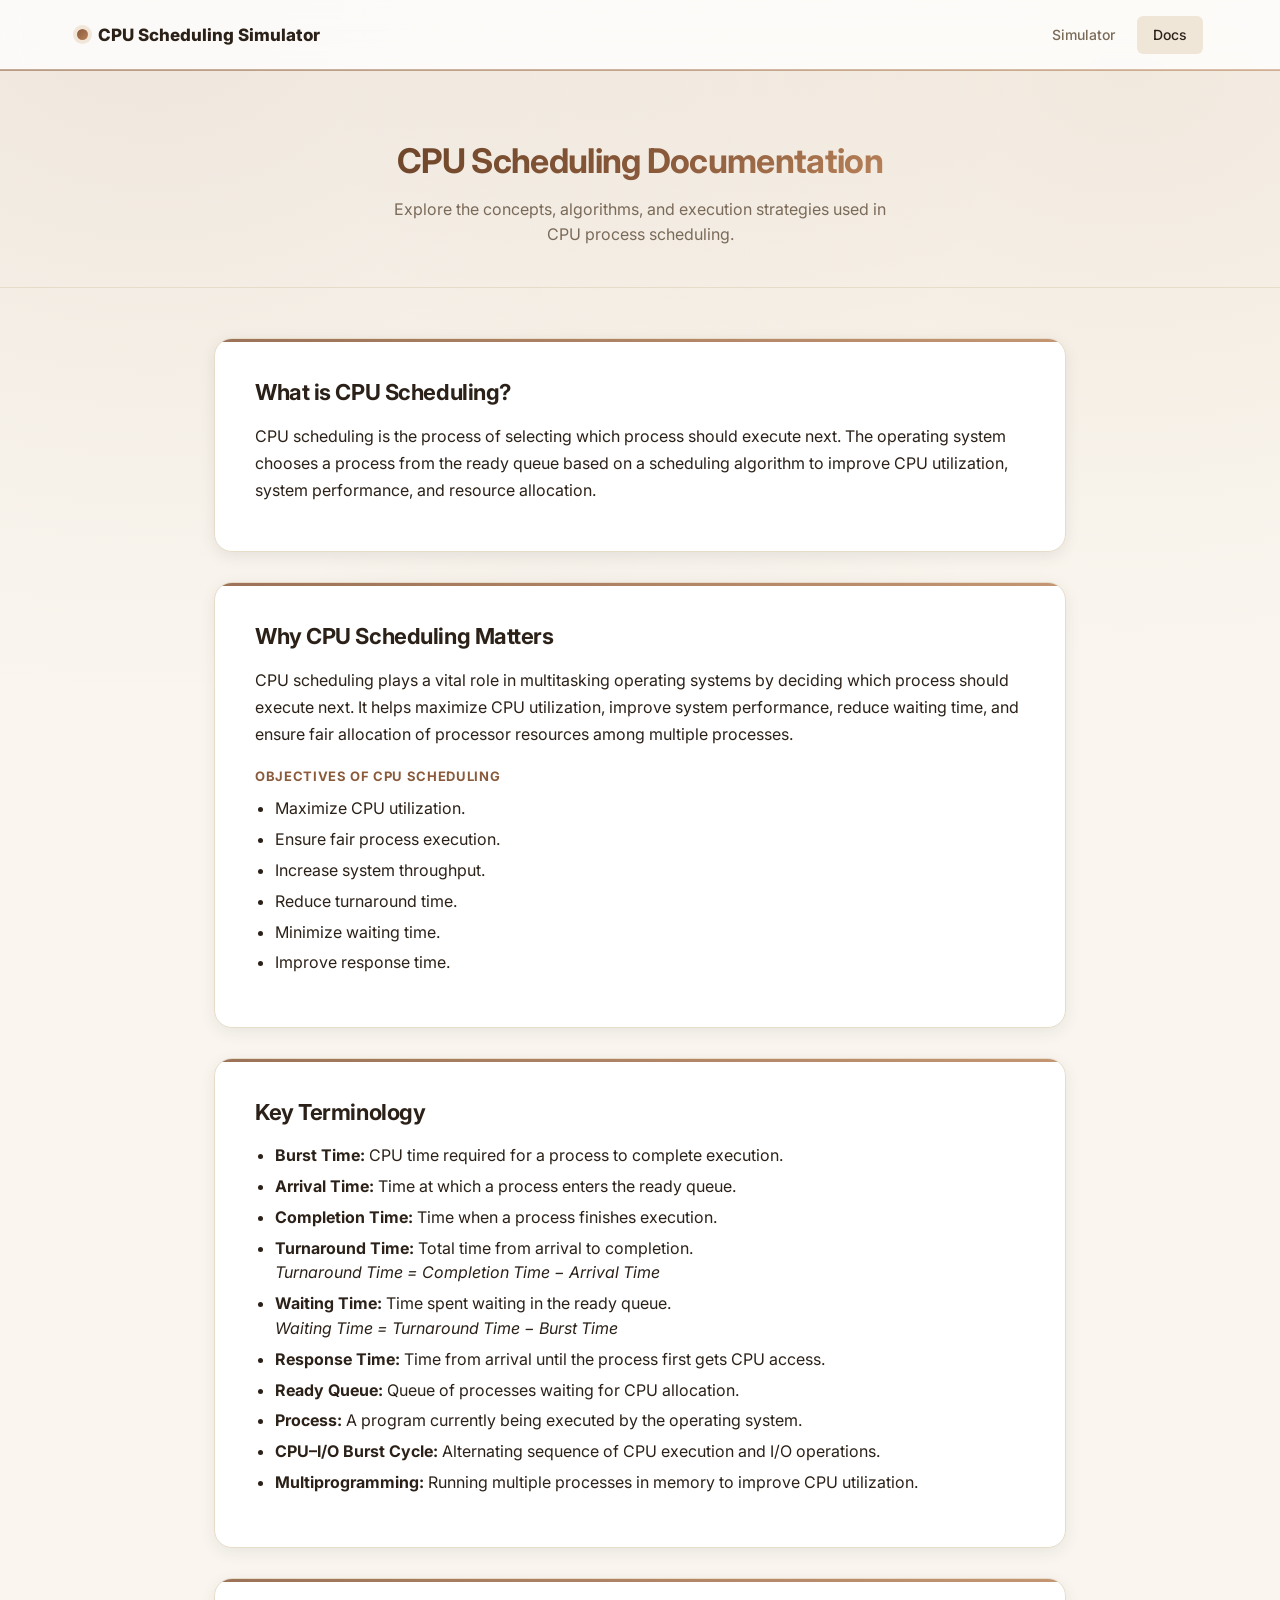
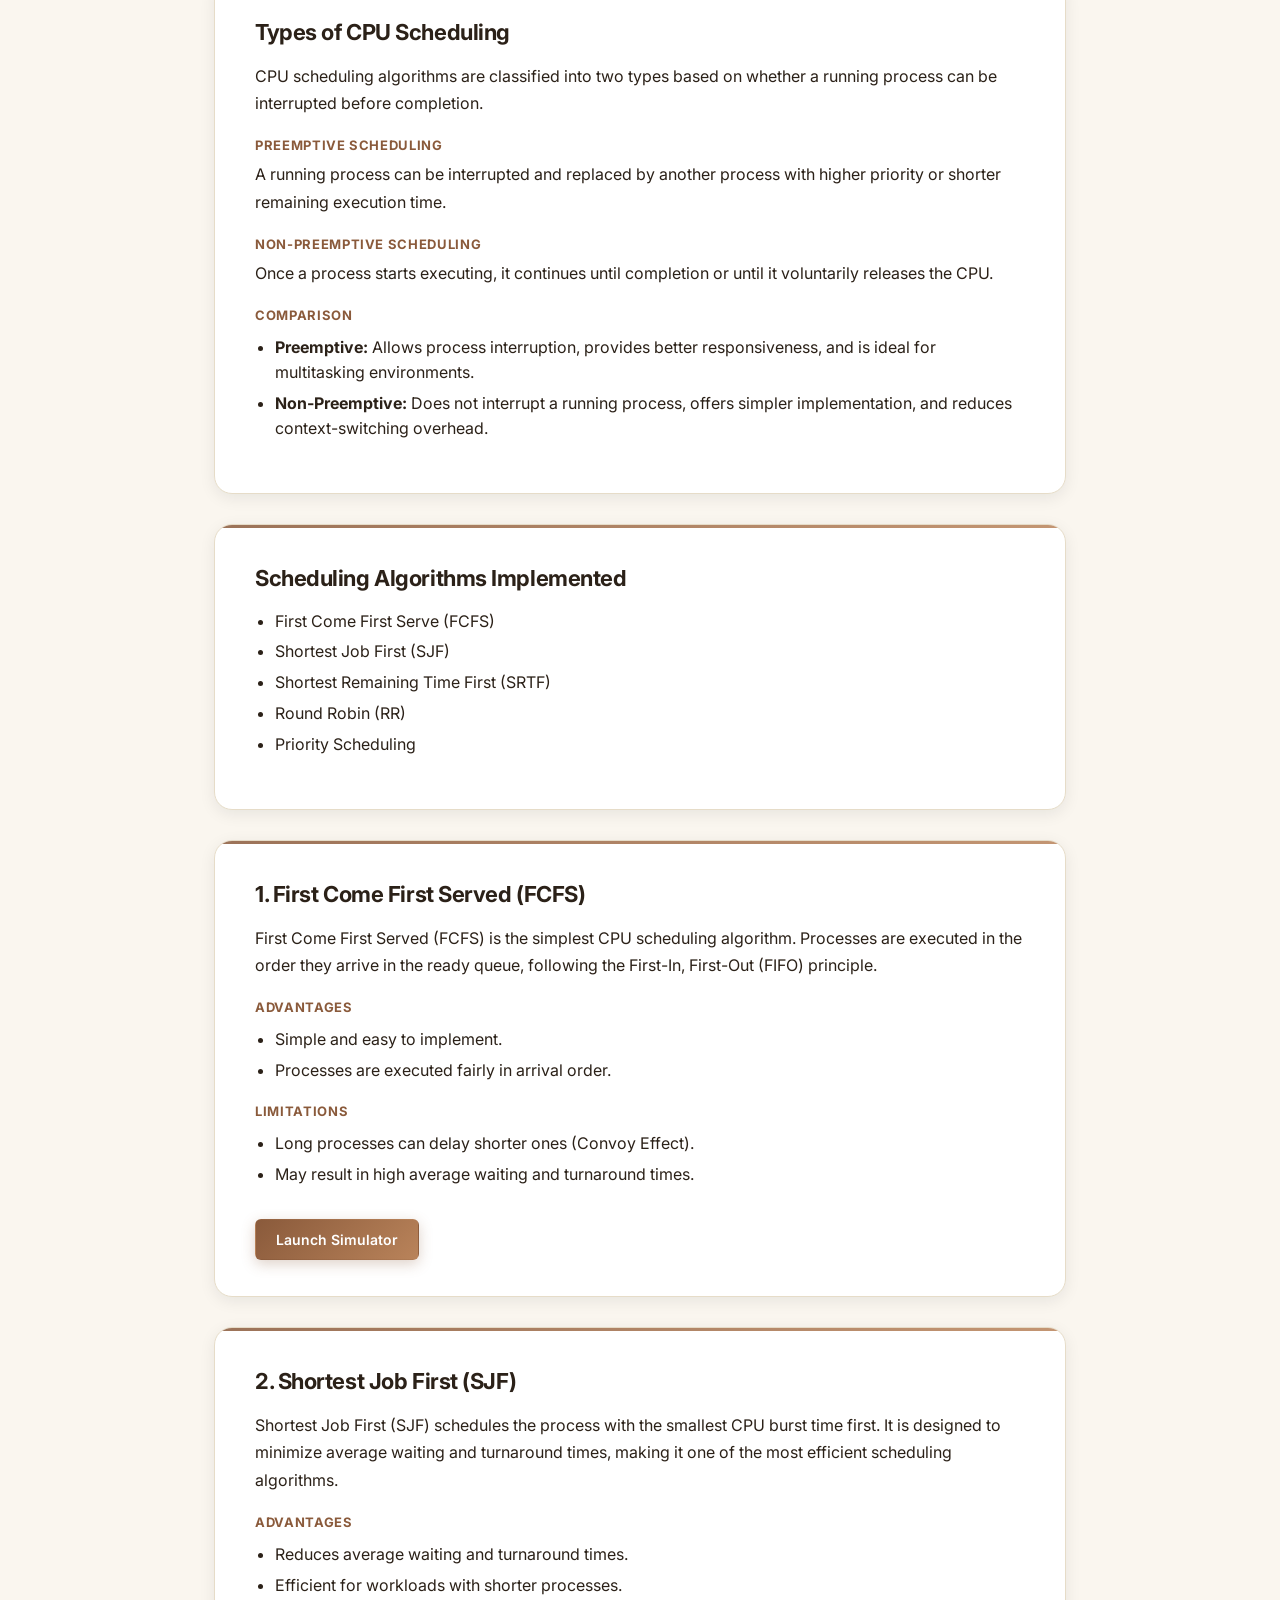
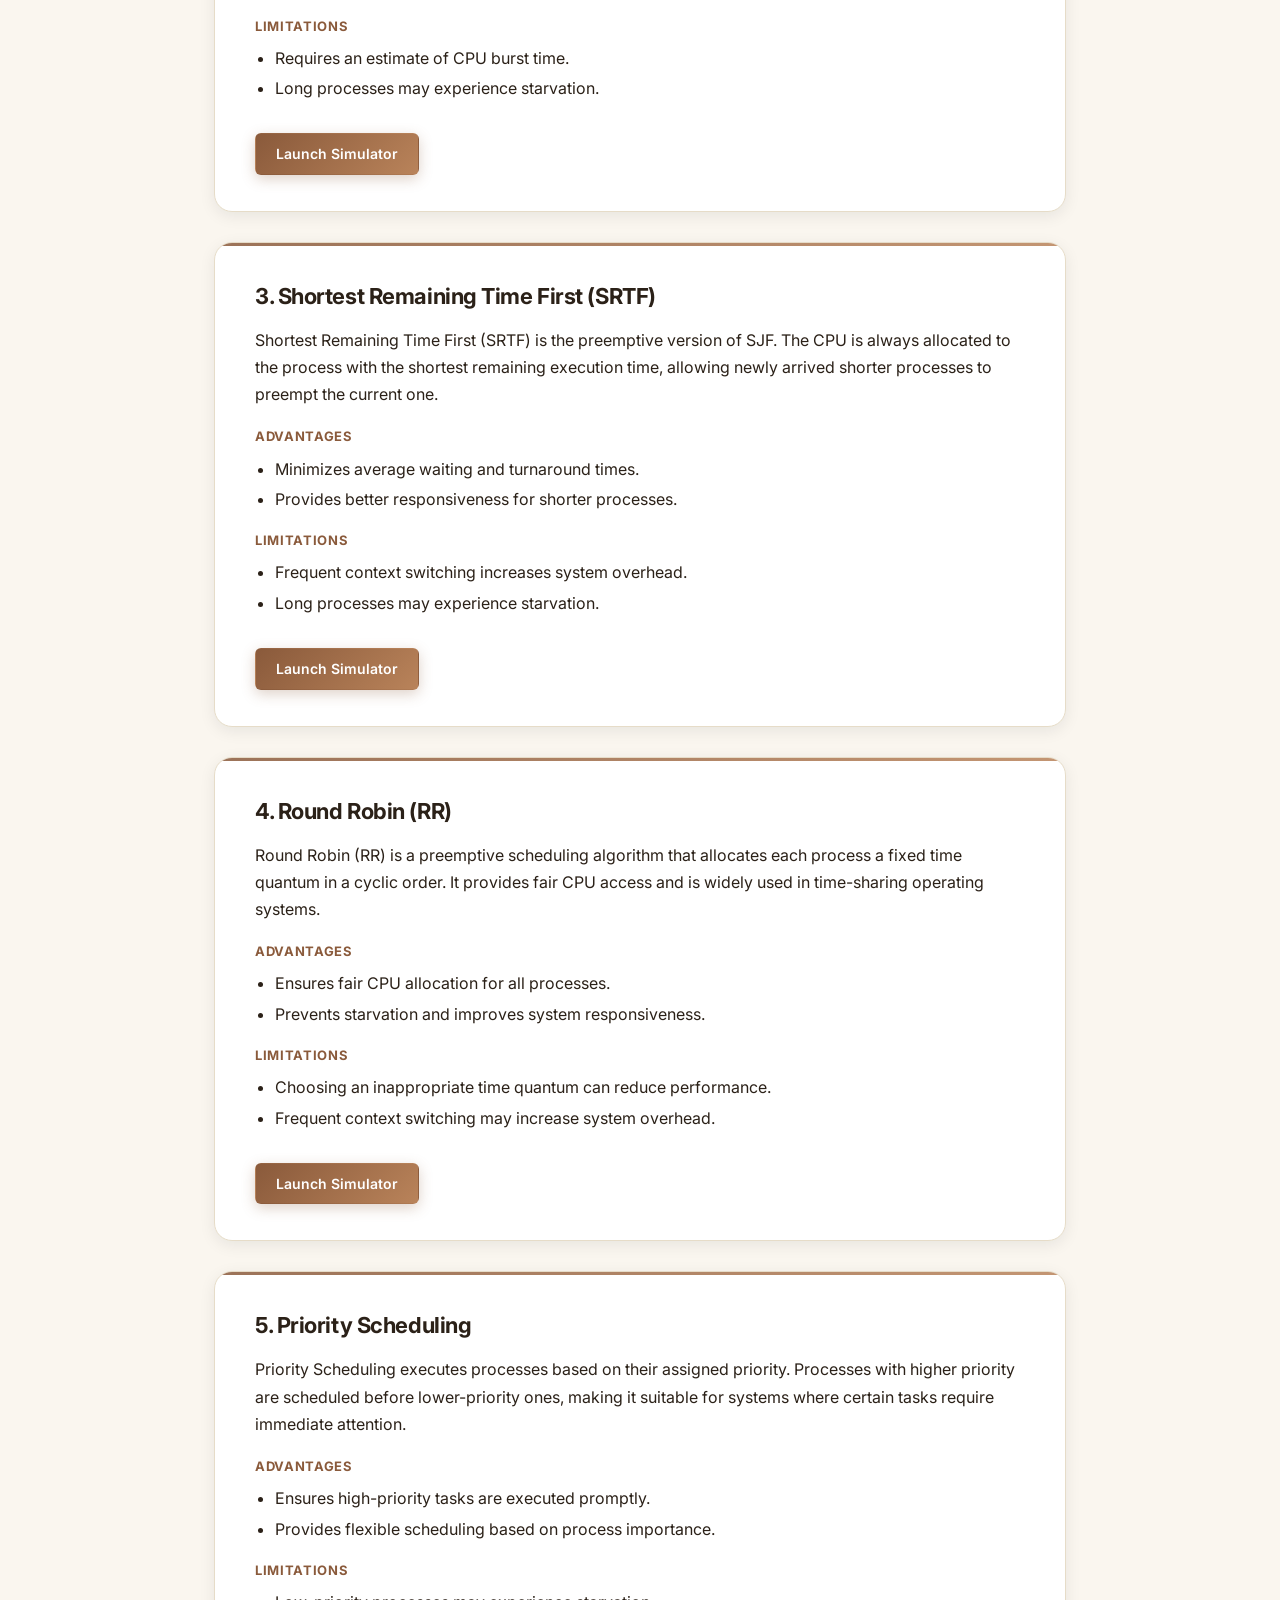
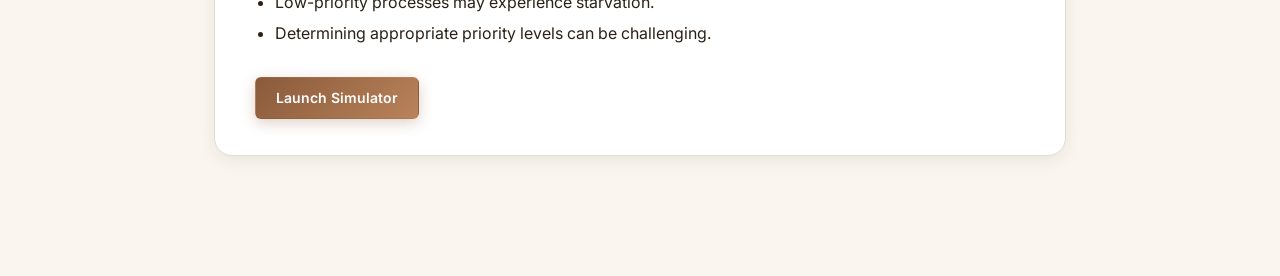
<file: docs.html>
<!DOCTYPE html>
<html lang="en">

<head>
  <meta charset="UTF-8">
  <meta http-equiv="X-UA-Compatible" content="IE=edge">
  <meta name="viewport" content="width=device-width, initial-scale=1.0">
  <title>CPU Scheduling Documentation</title>

  <link rel="stylesheet" href="https://pro.fontawesome.com/releases/v5.10.0/css/all.css"
    integrity="sha384-AYmEC3Yw5cVb3ZcuHtOA93w35dYTsvhLPVnYs9eStHfGJvOvKxVfELGroGkvsg+p" crossorigin="anonymous" />

  <link rel="stylesheet" href="https://unpkg.com/aos@2.3.1/dist/aos.css">

  <link rel="stylesheet" href="css/style.css">
  <link rel="stylesheet" href="css/docs.css">
</head>

<body>

  <nav class="site-nav">
    <div class="brand"><span class="dot"></span> CPU Scheduling Simulator</div>
    <div class="nav-links" id="navLinks">
      <i class="fas fa-times nav-close" onclick="hideMenu()"></i>
      <ul>
        <li><a href="index.html">Simulator</a></li>
        <li><a href="docs.html" class="active">Docs</a></li>
      </ul>
    </div>
    <i class="fas fa-bars nav-toggle" onclick="showMenu()"></i>
  </nav>

  <section class="docs-hero" data-aos="fade-down">
    <h1>CPU Scheduling Documentation</h1>
    <p>Explore the concepts, algorithms, and execution strategies used in CPU process scheduling.</p>
  </section>

  <main class="docs-wrap">

    <section class="doc-card" data-aos="fade-up">
      <h1>What is CPU Scheduling?</h1>
      <p>
       CPU scheduling is the process of selecting which process should execute next.
        The operating system chooses a process from the ready queue based on a scheduling
        algorithm to improve CPU utilization, system performance, and resource allocation.
    </p>
    </section>

    <section class="doc-card" data-aos="fade-up">
      <h1>Why CPU Scheduling Matters</h1>
      <p>
        CPU scheduling plays a vital role in multitasking operating systems by deciding
         which process should execute next. It helps maximize CPU utilization, improve
         system performance, reduce waiting time, and ensure fair allocation of processor
         resources among multiple processes.
       </p>

      <h4>Objectives of CPU Scheduling</h4>
      <ul>
        <li>Maximize CPU utilization.</li>
        <li>Ensure fair process execution.</li>
        <li>Increase system throughput.</li>
        <li>Reduce turnaround time.</li>
        <li>Minimize waiting time.</li>
        <li>Improve response time.</li>
      </ul>
    </section>

    <section class="doc-card" data-aos="fade-up">
      <h1>Key Terminology</h1>
      <ul>
        <li><strong>Burst Time:</strong> CPU time required for a process to complete execution.</li>
        <li><strong>Arrival Time:</strong> Time at which a process enters the ready queue.</li>
        <li><strong>Completion Time:</strong> Time when a process finishes execution.</li>
        <li><strong>Turnaround Time:</strong> Total time from arrival to completion. <br><em>Turnaround Time = Completion Time − Arrival Time</em></li>
        <li><strong>Waiting Time:</strong> Time spent waiting in the ready queue.<br><em>Waiting Time = Turnaround Time − Burst Time</em></li>
        <li><strong>Response Time:</strong> Time from arrival until the process first gets CPU access.</li>
        <li><strong>Ready Queue:</strong> Queue of processes waiting for CPU allocation.</li>
        <li><strong>Process:</strong> A program currently being executed by the operating system.</li>
        <li><strong>CPU–I/O Burst Cycle:</strong> Alternating sequence of CPU execution and I/O operations.</li>
        <li><strong>Multiprogramming:</strong> Running multiple processes in memory to improve CPU utilization.</li>
      </ul>
    </section>

 <section class="doc-card" data-aos="fade-up">

    <h1>Types of CPU Scheduling</h1>

    <p>
       CPU scheduling algorithms are classified into two types based on whether
       a running process can be interrupted before completion.
    </p>

    <h4>Preemptive Scheduling</h4>

    <p>
       A running process can be interrupted and replaced by another process with
       higher priority or shorter remaining execution time.
    </p>

    <h4>Non-Preemptive Scheduling</h4>

    <p>
       Once a process starts executing, it continues until completion or until it
       voluntarily releases the CPU.
    </p>

    <h4>Comparison</h4>

    <ul>
        <li><strong>Preemptive:</strong> Allows process interruption, provides better responsiveness, and is ideal for multitasking environments.</li>

        <li><strong>Non-Preemptive:</strong> Does not interrupt a running process, offers simpler implementation, and reduces context-switching overhead.</li>
    </ul>

</section>

    <section class="doc-card" data-aos="fade-up">
      <h1>Scheduling Algorithms Implemented</h1>
      <ul>
        <li>First Come First Serve (FCFS)</li>
        <li>Shortest Job First (SJF)</li>
        <li>Shortest Remaining Time First (SRTF)</li>
        <li>Round Robin (RR)</li>
        <li>Priority Scheduling</li>
      </ul>
    </section>

    <section class="doc-card" data-aos="fade-up">
      <h1>1. First Come First Served (FCFS)</h1>
      <p>First Come First Served (FCFS) is the simplest CPU scheduling algorithm.
        Processes are executed in the order they arrive in the ready queue, following
        the First-In, First-Out (FIFO) principle.</p>
      <h4>Advantages</h4>
      <ul><li>Simple and easy to implement.</li>
          <li>Processes are executed fairly in arrival order.</li>
      </ul>
      <h4>Limitations</h4>
      <ul>
      <li>Long processes can delay shorter ones (Convoy Effect).</li>
        <li>May result in high average waiting and turnaround times.</li>
      </ul>
      <a class="btn btn-primary" href="index.html">Launch Simulator</a>
    </section>

    <section class="doc-card" data-aos="fade-up">
      <h1>2. Shortest Job First (SJF)</h1>
      <p>Shortest Job First (SJF) schedules the process with the smallest CPU burst time first.
        It is designed to minimize average waiting and turnaround times, making it one of the
        most efficient scheduling algorithms.</p>
      <h4>Advantages</h4>
      <ul>
        <li>Reduces average waiting and turnaround times.</li>
        <li>Efficient for workloads with shorter processes.</li>
      </ul>
      <h4>Limitations</h4>
      <ul>
        <li>Requires an estimate of CPU burst time.</li>
        <li>Long processes may experience starvation.</li>
      </ul>
      <a class="btn btn-primary" href="index.html">Launch Simulator</a>
    </section>

    <section class="doc-card" data-aos="fade-up">
      <h1>3. Shortest Remaining Time First (SRTF)</h1>
      <p>Shortest Remaining Time First (SRTF) is the preemptive version of SJF.
        The CPU is always allocated to the process with the shortest remaining
        execution time, allowing newly arrived shorter processes to preempt the current one.
    </p>
      <h4>Advantages</h4>
      <ul>
        <li>Minimizes average waiting and turnaround times.</li>
        <li>Provides better responsiveness for shorter processes.</li>
    </ul>
      <h4>Limitations</h4>
      <ul>
        <li>Frequent context switching increases system overhead.</li>
        <li>Long processes may experience starvation.</li>
    </ul>
      <a class="btn btn-primary" href="index.html">Launch Simulator</a>
    </section>

    <section class="doc-card" data-aos="fade-up">
      <h1>4. Round Robin (RR)</h1>
      <p>Round Robin (RR) is a preemptive scheduling algorithm that allocates
        each process a fixed time quantum in a cyclic order. It provides fair
        CPU access and is widely used in time-sharing operating systems.</p>
      <h4>Advantages</h4>
      <ul>
       <li>Ensures fair CPU allocation for all processes.</li>
        <li>Prevents starvation and improves system responsiveness.</li>
      </ul>
      <h4>Limitations</h4>
      <ul>
        <li>Choosing an inappropriate time quantum can reduce performance.</li>
        <li>Frequent context switching may increase system overhead.</li>
      </ul>
      <a class="btn btn-primary" href="index.html">Launch Simulator</a>
    </section>

    <section class="doc-card" data-aos="fade-up">
      <h1>5. Priority Scheduling</h1>
      <p> Priority Scheduling executes processes based on their assigned priority.
        Processes with higher priority are scheduled before lower-priority ones,
        making it suitable for systems where certain tasks require immediate attention.
    </p>
      <h4>Advantages</h4>
      <ul> 
        <li>Ensures high-priority tasks are executed promptly.</li>
        <li>Provides flexible scheduling based on process importance.</li>
    </ul>
      <h4>Limitations</h4>
      <ul>
        <li>Low-priority processes may experience starvation.</li>
        <li>Determining appropriate priority levels can be challenging.</li>
      </ul>
      <a class="btn btn-primary" href="index.html">Launch Simulator</a>
    </section>

  </main>

  <script src="https://unpkg.com/aos@2.3.1/dist/aos.js"></script>
  <script>
    AOS.init({
      duration: 650,
      easing: 'ease-out-cubic',
      once: true,
      offset: 80
    });

    var navLinks = document.getElementById("navLinks");
    function showMenu() {
      navLinks.style.right = "0";
    }
    function hideMenu() {
      navLinks.style.right = "-240px";
    }
  </script>

</body>

</html>
</file>
<file: css/style.css>
@import url('https://fonts.googleapis.com/css2?family=Inter:wght@400;500;600;700;800&family=JetBrains+Mono:wght@500;600&display=swap');

:root {
  --color-bg: #ffffff;
  --color-page-bg: #faf6ef;
  --color-surface: #f6f1e8;
  --color-surface-alt: #efe6d8;
  --color-border: #e6dcc8;
  --color-text: #2b2118;
  --color-text-muted: #7a6a58;
  --color-text-faint: #a89a86;

  --color-primary: #8a5a3b;
  --color-primary-dark: #6d4529;
  --color-primary-soft: #f1e6d8;
  --color-accent: #a9714a;
  --color-accent-2: #c4a484;

  --gradient-primary: linear-gradient(135deg, #8a5a3b 0%, #b9835a 100%);
  --gradient-text: linear-gradient(135deg, #6d4529 0%, #8a5a3b 55%, #b9835a 100%);

  --color-danger: #b5482f;

  --p1: #4f46e5;
  --p2: #f59e0b;
  --p3: #10b981;
  --p4: #ef4444;
  --p5: #8b5cf6;
  --p6: #06b6d4;
  --p7: #ec4899;
  --p8: #65a30d;
  --p9: #f97316;
  --p10: #3b82f6;
  --p-idle: #e5e7eb;
  --p-context: #1a1d29;

  --radius-sm: 6px;
  --radius-md: 10px;
  --radius-lg: 16px;
  --shadow-sm: 0 1px 2px rgba(16, 24, 40, 0.06);
  --shadow-md: 0 4px 16px rgba(16, 24, 40, 0.08);
  --shadow-lg: 0 12px 32px rgba(16, 24, 40, 0.10);
}

* {
  margin: 0;
  padding: 0;
  box-sizing: border-box;
}

html {
  scroll-behavior: smooth;
}

body {
  font-family: 'Inter', -apple-system, BlinkMacSystemFont, sans-serif;
  color: var(--color-text);
  line-height: 1.55;
  -webkit-font-smoothing: antialiased;

  background-color: var(--color-page-bg);
  background-image:
    radial-gradient(at 12% 0%, rgba(138, 90, 59, 0.10) 0px, transparent 55%),
    radial-gradient(at 88% 8%, rgba(196, 164, 132, 0.16) 0px, transparent 50%),
    radial-gradient(at 50% 100%, rgba(109, 69, 41, 0.06) 0px, transparent 45%);
  background-attachment: fixed;
  background-repeat: no-repeat;
}

a {
  color: var(--color-primary);
  text-decoration: none;
}

h1, h2, h3, h4 {
  font-weight: 700;
  letter-spacing: -0.02em;
}

p {
  color: var(--color-text-muted);
}

/* ---------- Top navigation ---------- */
.site-nav {
  position: sticky;
  top: 0;
  z-index: 100;
  display: flex;
  align-items: center;
  justify-content: space-between;
  padding: 16px 6%;
  background: rgba(255, 255, 255, 0.78);
  backdrop-filter: blur(12px);
  border-bottom: 1px solid var(--color-border);
}

.site-nav::after {
  content: '';
  position: absolute;
  left: 0;
  right: 0;
  bottom: -1px;
  height: 2px;
  background: var(--gradient-primary);
  opacity: 0.5;
}

.site-nav .brand {
  display: flex;
  align-items: center;
  gap: 10px;
  font-weight: 800;
  font-size: 17px;
  color: var(--color-text);
}

.site-nav .brand .dot {
  width: 11px;
  height: 11px;
  border-radius: 50%;
  background: var(--gradient-primary);
  box-shadow: 0 0 0 4px var(--color-primary-soft);
}

.nav-links ul {
  display: flex;
  gap: 6px;
  list-style: none;
}

.nav-links ul li a {
  display: inline-block;
  padding: 8px 16px;
  border-radius: var(--radius-sm);
  color: var(--color-text-muted);
  font-weight: 500;
  font-size: 14px;
  transition: background 0.15s ease, color 0.15s ease;
}

.nav-links ul li a:hover,
.nav-links ul li a.active {
  background: var(--color-surface-alt);
  color: var(--color-text);
}

.nav-toggle {
  display: none;
  font-size: 20px;
  cursor: pointer;
  color: var(--color-text);
}

.nav-close {
  display: none;
}

@media (max-width: 760px) {
  .nav-links {
    position: fixed;
    top: 0;
    right: -240px;
    width: 220px;
    height: 100%;
    background: var(--color-bg);
    box-shadow: var(--shadow-lg);
    padding: 24px;
    transition: right 0.3s ease;
    z-index: 200;
  }

  .nav-links ul {
    flex-direction: column;
    margin-top: 40px;
  }

  .nav-close {
    display: block;
    font-size: 20px;
    cursor: pointer;
    text-align: right;
  }

  .nav-toggle {
    display: block;
  }
}

/* ---------- Buttons ---------- */
.btn {
  display: inline-block;
  padding: 10px 20px;
  border-radius: var(--radius-sm);
  border: 1px solid transparent;
  font-family: inherit;
  font-size: 14px;
  font-weight: 600;
  cursor: pointer;
  transition: all 0.15s ease;
  line-height: 1.4;
}

.btn-primary {
  background: var(--gradient-primary);
  color: #fff;
  box-shadow: 0 4px 14px rgba(138, 90, 59, 0.28);
}

.btn-primary:hover {
  transform: translateY(-1px);
  box-shadow: 0 6px 18px rgba(138, 90, 59, 0.36);
}

.btn-outline {
  background: var(--color-bg);
  border-color: var(--color-border);
  color: var(--color-text);
}

.btn-outline:hover {
  border-color: var(--color-primary);
  color: var(--color-primary);
}

/* ---------- Footer ---------- */
.site-footer {
  text-align: center;
  padding: 40px 20px;
  color: var(--color-text-faint);
  font-size: 13px;
  border-top: 1px solid var(--color-border);
  margin-top: 60px;
}

.site-footer a {
  color: var(--color-text-muted);
}
</file>
<file: css/docs.css>
.docs-hero {
  text-align: center;
  padding: 64px 20px 40px;
  border-bottom: 1px solid var(--color-border);
}

.docs-hero h1 {
  font-size: 34px;
  background: var(--gradient-text);
  -webkit-background-clip: text;
  background-clip: text;
  color: transparent;
  display: inline-block;
}

.docs-hero p {
  margin-top: 10px;
  max-width: 520px;
  margin-inline: auto;
}

.docs-wrap {
  max-width: 980px;
  margin: 0 auto;
  padding: 50px 5% 90px;
}

.doc-card {
  position: relative;
  background: var(--color-bg);
  border: 1px solid var(--color-border);
  border-radius: 18px;
  box-shadow: var(--shadow-md);
  padding: 36px 40px;
  margin-bottom: 30px;
  overflow: hidden;
  transition: all 0.3s ease;
}

.doc-card::before {
  content: '';
  position: absolute;
  top: 0;
  left: 0;
  right: 0;
  height: 3px;
  background: var(--gradient-primary);
  opacity: 0.85;
}

.doc-card:hover {
  transform: translateY(-4px);
  box-shadow: 0 18px 40px rgba(0,0,0,.12);
}

.doc-card h1 {
  font-size: 22px;
  margin-bottom: 14px;
  color: var(--color-text);
}

.doc-card p {
  color: var(--color-text);
  margin-bottom: 10px;
  line-height: 1.7;
}

.doc-card ul {
  margin: 10px 0 16px 20px;
  color: var(--color-text);
}

.doc-card li {
  margin-bottom: 6px;
}

.doc-card h4 {
  font-size: 13px;
  text-transform: uppercase;
  letter-spacing: 0.05em;
  color: var(--color-primary);
  margin: 18px 0 6px;
}

.doc-card .btn {
  margin-top: 16px;
}
</file>
